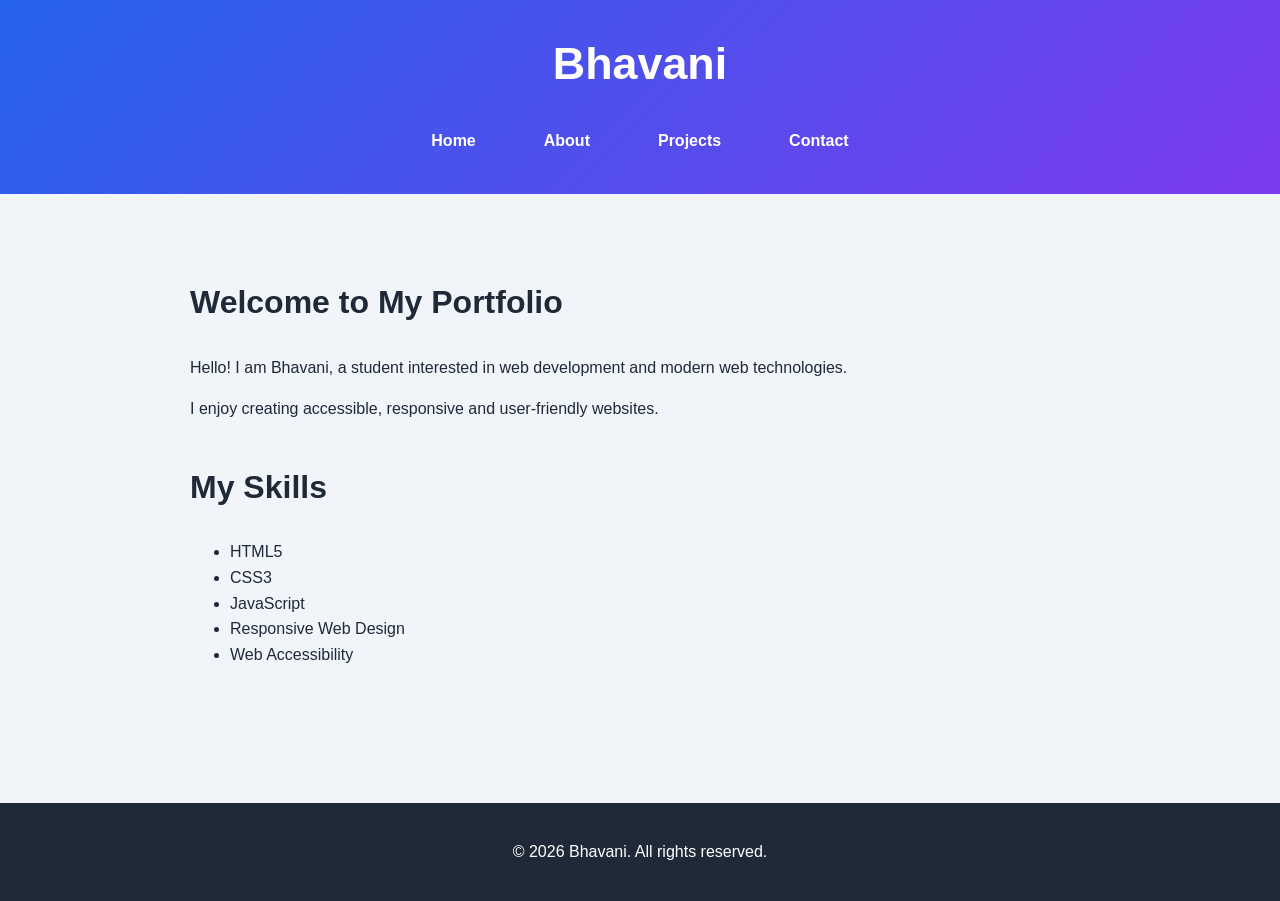
<file: index.html>
<!DOCTYPE html>
<html lang="en">

<head>
    <meta charset="UTF-8">

    <meta name="viewport"
          content="width=device-width, initial-scale=1.0">

    <meta name="description"
          content="Bhavani's personal portfolio showcasing web development skills, projects and experience.">

    <meta name="author"
          content="Bhavani">

    <title>Bhavani | Personal Portfolio</title>

    <link rel="stylesheet" href="style.css">
</head>

<body>

<header>
    <h1>Bhavani</h1>

    <nav aria-label="Main navigation">
        <ul>
            <li>
                <a href="index.html" aria-current="page">Home</a>
            </li>

            <li>
                <a href="about.html">About</a>
            </li>

            <li>
                <a href="projects.html">Projects</a>
            </li>

            <li>
                <a href="contact.html">Contact</a>
            </li>
        </ul>
    </nav>
</header>

<main>

    <section aria-labelledby="welcome-heading">

        <h2 id="welcome-heading">
            Welcome to My Portfolio
        </h2>

        <p>
            Hello! I am Bhavani, a student interested in
            web development and modern web technologies.
        </p>

        <p>
            I enjoy creating accessible, responsive and
            user-friendly websites.
        </p>

    </section>

    <section aria-labelledby="skills-heading">

        <h2 id="skills-heading">
            My Skills
        </h2>

        <ul>
            <li>HTML5</li>
            <li>CSS3</li>
            <li>JavaScript</li>
            <li>Responsive Web Design</li>
            <li>Web Accessibility</li>
        </ul>

    </section>

</main>

<footer>
    <p>
        &copy; 2026 Bhavani. All rights reserved.
    </p>
</footer>

</body>
</html>
</file>
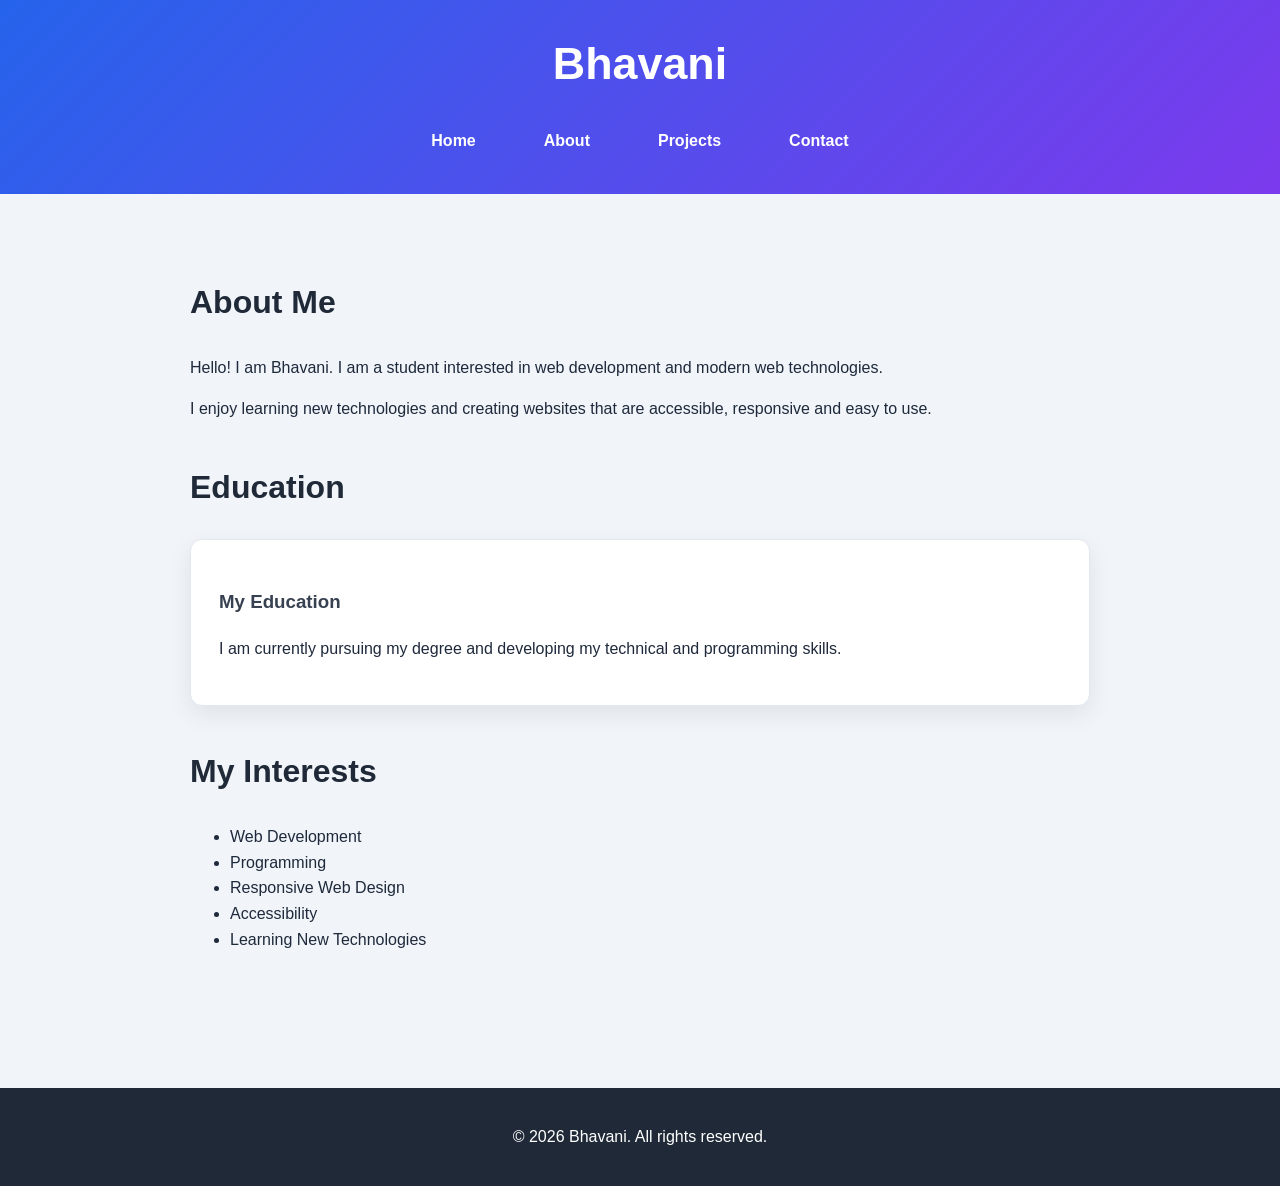
<file: about.html>
<!DOCTYPE html>
<html lang="en">

<head>
    <meta charset="UTF-8">

    <meta name="viewport"
          content="width=device-width, initial-scale=1.0">

    <meta name="description"
          content="Learn more about Bhavani, a student interested in web development and modern web technologies.">

    <meta name="author"
          content="Bhavani">

    <title>Bhavani | About Me</title>

    <link rel="stylesheet" href="style.css">
</head>

<body>

<header>
    <h1>Bhavani</h1>

    <nav aria-label="Main navigation">
        <ul>
            <li>
                <a href="index.html">Home</a>
            </li>

            <li>
                <a href="about.html" aria-current="page">
                    About
                </a>
            </li>

            <li>
                <a href="projects.html">Projects</a>
            </li>

            <li>
                <a href="contact.html">Contact</a>
            </li>
        </ul>
    </nav>
</header>

<main>

    <section aria-labelledby="about-heading">

        <h2 id="about-heading">
            About Me
        </h2>

        <p>
            Hello! I am Bhavani. I am a student interested in
            web development and modern web technologies.
        </p>

        <p>
            I enjoy learning new technologies and creating websites
            that are accessible, responsive and easy to use.
        </p>

    </section>

    <section aria-labelledby="education-heading">

        <h2 id="education-heading">
            Education
        </h2>

        <article>
            <h3>My Education</h3>

            <p>
                I am currently pursuing my degree and developing
                my technical and programming skills.
            </p>
        </article>

    </section>

    <section aria-labelledby="interests-heading">

        <h2 id="interests-heading">
            My Interests
        </h2>

        <ul>
            <li>Web Development</li>
            <li>Programming</li>
            <li>Responsive Web Design</li>
            <li>Accessibility</li>
            <li>Learning New Technologies</li>
        </ul>

    </section>

</main>

<footer>
    <p>
        &copy; 2026 Bhavani. All rights reserved.
    </p>
</footer>

</body>
</html>
</file>
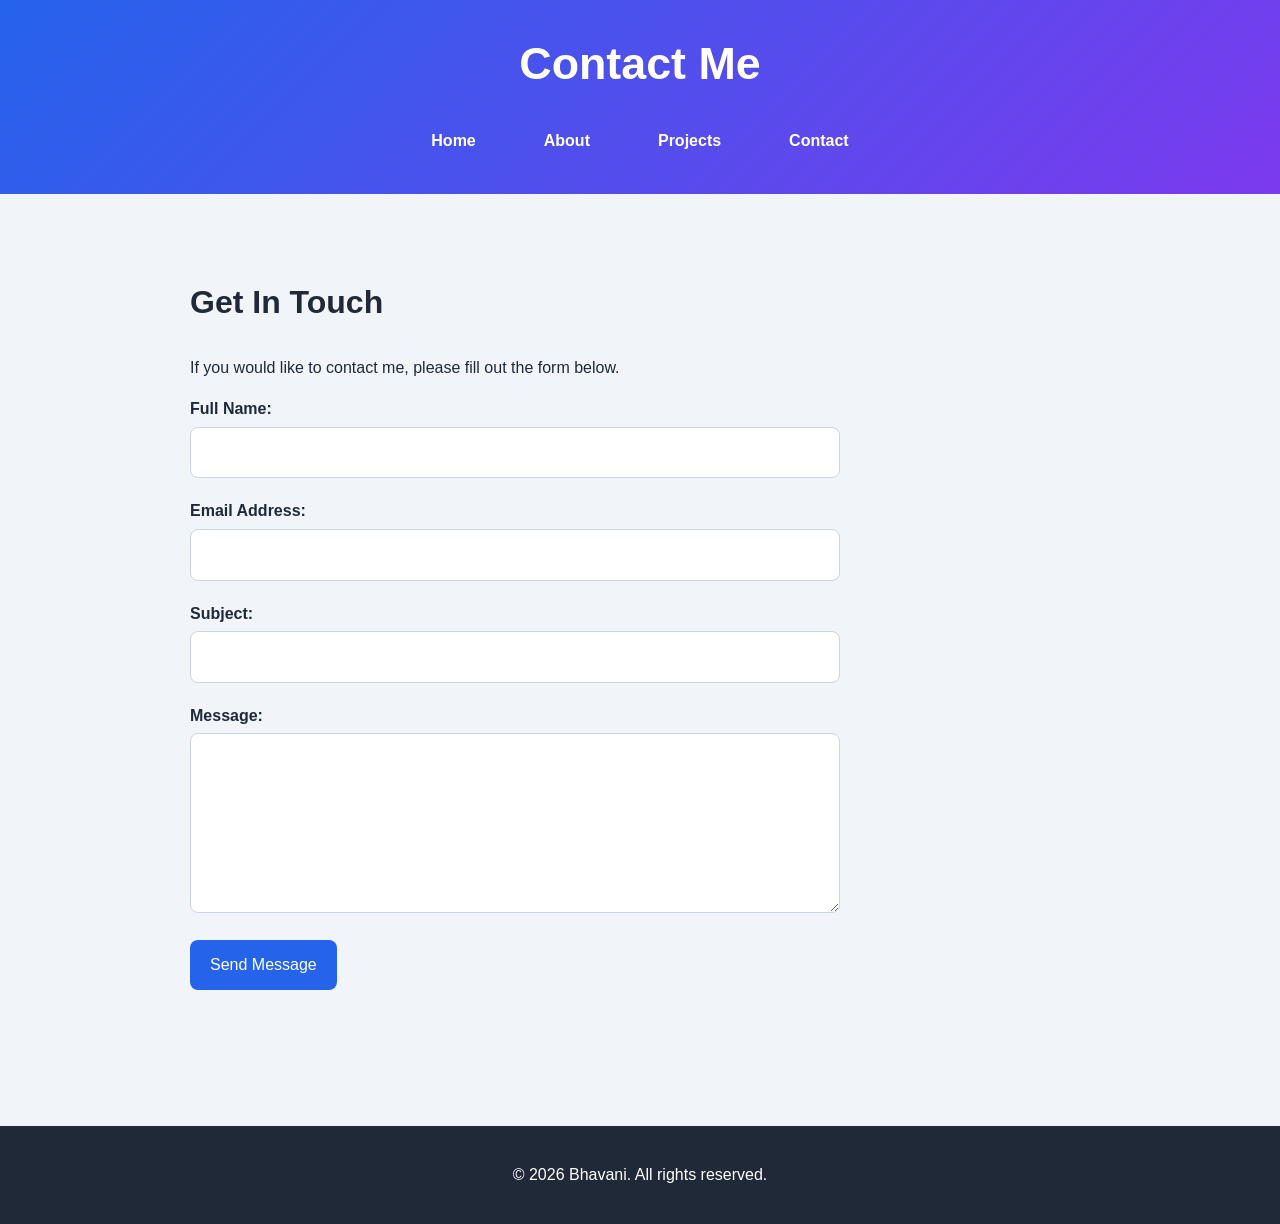
<file: contact.html>
<!DOCTYPE html>
<html lang="en">

<head>
    <meta charset="UTF-8">

    <meta name="viewport"
          content="width=device-width, initial-scale=1.0">

    <meta name="description"
          content="Contact Bhavani through the portfolio contact form.">

    <meta name="author"
          content="Bhavani">

    <title>Bhavani | Contact</title>

    <link rel="stylesheet" href="style.css">
</head>

<body>

<header>
    <h1>Contact Me</h1>

    <nav aria-label="Main navigation">
        <ul>
            <li>
                <a href="index.html">Home</a>
            </li>

            <li>
                <a href="about.html">About</a>
            </li>

            <li>
                <a href="projects.html">Projects</a>
            </li>

            <li>
                <a href="contact.html" aria-current="page">
                    Contact
                </a>
            </li>
        </ul>
    </nav>
</header>

<main>

    <section aria-labelledby="contact-heading">

        <h2 id="contact-heading">Get In Touch</h2>

        <p>
            If you would like to contact me,
            please fill out the form below.
        </p>

        <form action="#" method="post">

            <p>
                <label for="name">Full Name:</label>
                <br>

                <input
                    type="text"
                    id="name"
                    name="name"
                    autocomplete="name"
                    required>
            </p>

            <p>
                <label for="email">Email Address:</label>
                <br>

                <input
                    type="email"
                    id="email"
                    name="email"
                    autocomplete="email"
                    required>
            </p>

            <p>
                <label for="subject">Subject:</label>
                <br>

                <input
                    type="text"
                    id="subject"
                    name="subject"
                    required>
            </p>

            <p>
                <label for="message">Message:</label>
                <br>

                <textarea
                    id="message"
                    name="message"
                    rows="6"
                    cols="40"
                    required></textarea>
            </p>

            <button type="submit">
                Send Message
            </button>

        </form>

    </section>

</main>

<footer>
    <p>
        &copy; 2026 Bhavani. All rights reserved.
    </p>
</footer>

</body>
</html>
</file>
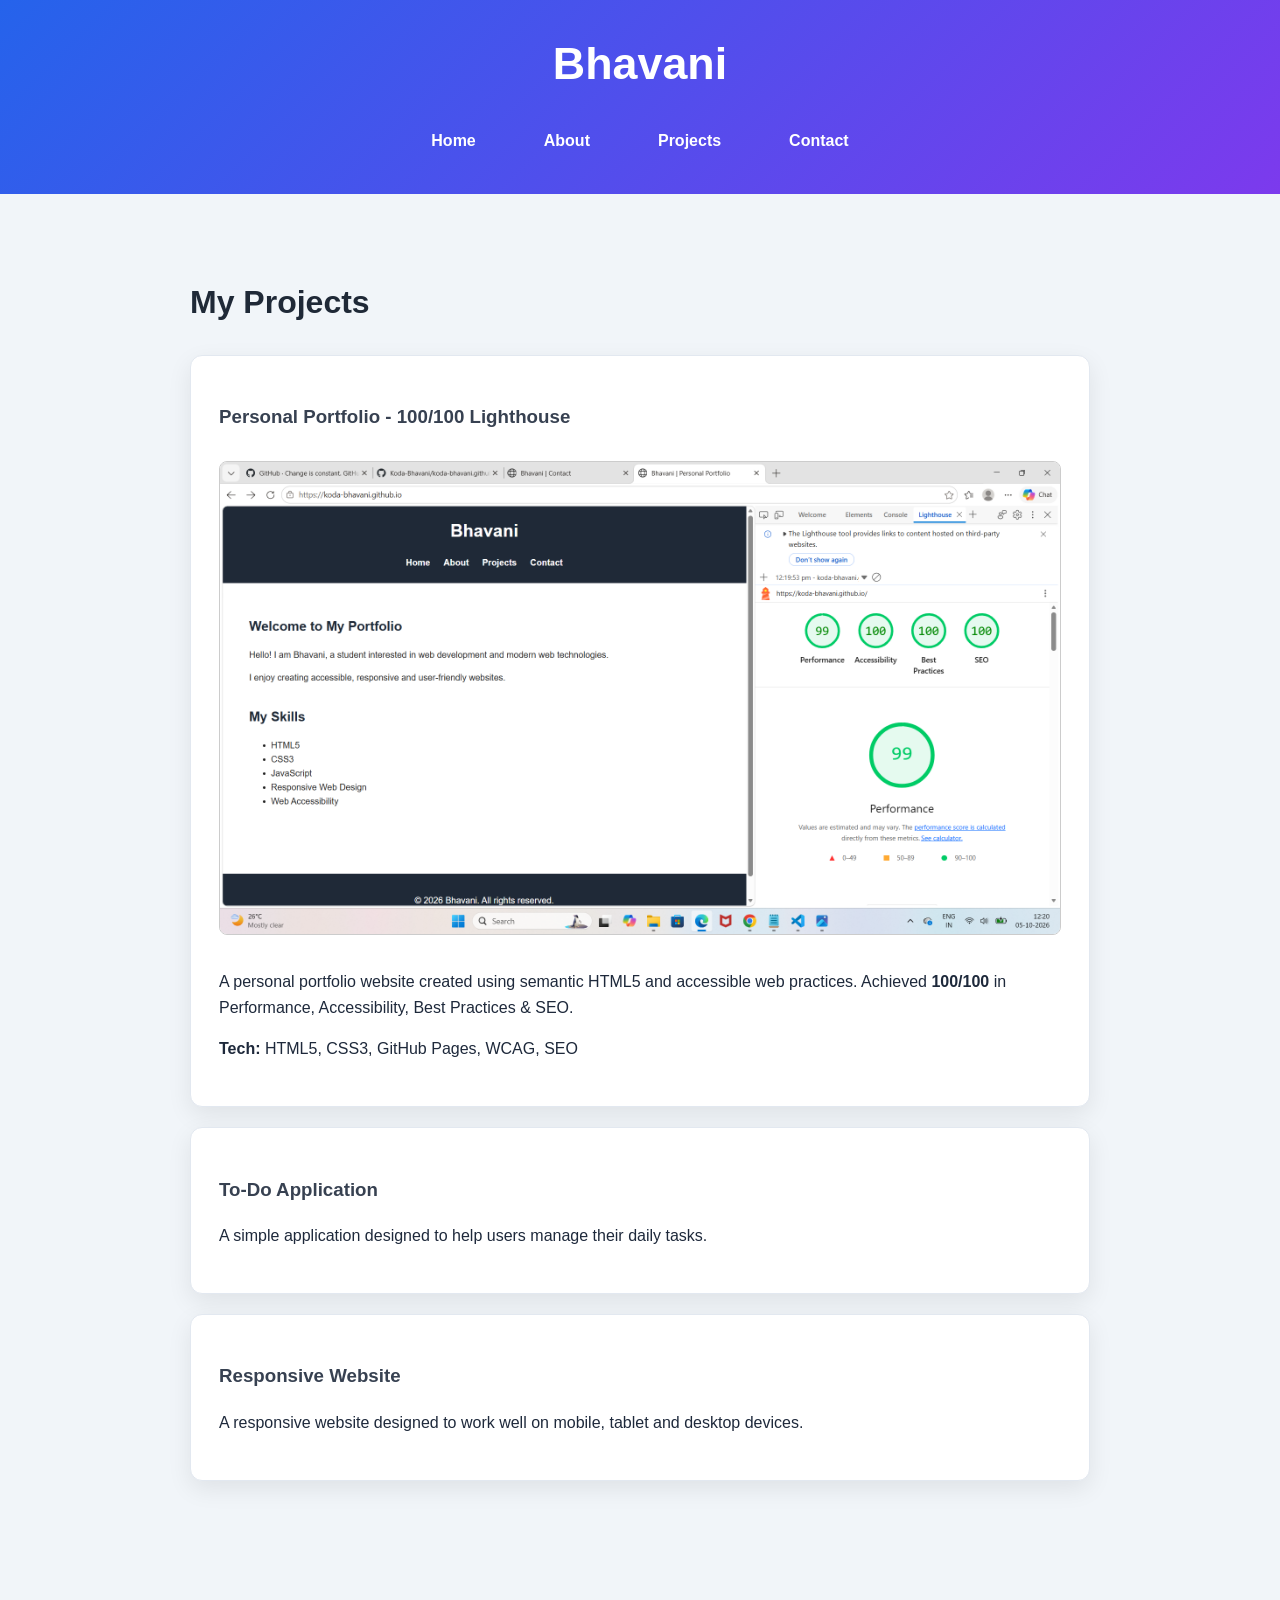
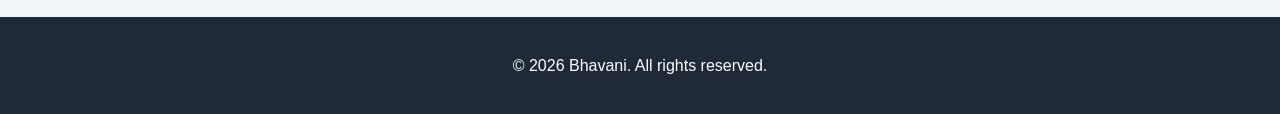
<file: projects.html>
<!DOCTYPE html>
<html lang="en">

<head>
    <meta charset="UTF-8">

    <meta name="viewport" content="width=device-width, initial-scale=1.0">

    <meta name="description"
          content="Projects created by Bhavani, including a personal portfolio, to-do application and responsive website.">

    <meta name="author"
          content="Bhavani">

    <title>Bhavani | Projects</title>

    <link rel="stylesheet" href="style.css">
</head>

<body>

<header>
    <h1>Bhavani</h1>

    <nav aria-label="Main navigation">
        <ul>
            <li>
                <a href="index.html">Home</a>
            </li>

            <li>
                <a href="about.html">About</a>
            </li>

            <li>
                <a href="projects.html" aria-current="page">
                    Projects
                </a>
            </li>

            <li>
                <a href="contact.html">Contact</a>
            </li>
        </ul>
    </nav>
</header>

<main>

    <section aria-labelledby="projects-heading">

        <h2 id="projects-heading">
            My Projects
        </h2>

        <article>
    <h3>Personal Portfolio - 100/100 Lighthouse</h3>
    <img src="Screenshot (2).png" alt="Lighthouse 100 score - Portfolio Website" style="max-width:100%; border:1px solid #ccc; border-radius:8px; margin:10px 0;">
    <p>
        A personal portfolio website created using semantic HTML5 and accessible web practices. Achieved <strong>100/100</strong> in Performance, Accessibility, Best Practices & SEO.
    </p>
    <p><strong>Tech:</strong> HTML5, CSS3, GitHub Pages, WCAG, SEO</p>
</article>
        <article>
            <h3>To-Do Application</h3>

            <p>
                A simple application designed to help users
                manage their daily tasks.
            </p>
        </article>

        <article>
            <h3>Responsive Website</h3>

            <p>
                A responsive website designed to work well
                on mobile, tablet and desktop devices.
            </p>
        </article>

    </section>

</main>

<footer>
    <p>
        &copy; 2026 Bhavani. All rights reserved.
    </p>
</footer>

</body>
</html>
</file>
<file: style.css>
/* General Styles */

* {
    box-sizing: border-box;
}

html {
    scroll-behavior: smooth;
}

body {
    margin: 0;
    font-family: Arial, sans-serif;
    line-height: 1.6;
    background-color: #ffffff;
    color: #222222;
}

/* Header */

header {
    background-color: #1f2937;
    color: #ffffff;
    padding: 20px;
    text-align: center;
}

header h1 {
    margin: 0 0 15px;
}

/* Navigation */

nav ul {
    list-style: none;
    padding: 0;
    margin: 0;
}

nav li {
    display: inline-block;
    margin: 5px 10px;
}

nav a {
    color: #ffffff;
    text-decoration: none;
    font-weight: bold;
}

nav a:hover,
nav a:focus {
    text-decoration: underline;
}

/* Main Content */

main {
    max-width: 900px;
    margin: 0 auto;
    padding: 40px 20px;
}

section {
    margin-bottom: 40px;
}

h2 {
    color: #1f2937;
}

h3 {
    color: #374151;
}

/* Project Cards */

article {
    border: 1px solid #d1d5db;
    padding: 20px;
    margin: 20px 0;
    border-radius: 8px;
    background-color: #f9fafb;
}

/* Contact Form */

form {
    max-width: 600px;
}

form p {
    margin-bottom: 20px;
}

label {
    font-weight: bold;
}

input,
textarea {
    width: 100%;
    padding: 10px;
    margin-top: 5px;
    border: 1px solid #777777;
    border-radius: 4px;
    font: inherit;
}

textarea {
    resize: vertical;
}

/* Button */

button {
    padding: 12px 20px;
    border: none;
    border-radius: 4px;
    background-color: #1f2937;
    color: #ffffff;
    font-size: 16px;
    cursor: pointer;
}

button:hover,
button:focus {
    background-color: #374151;
}

/* Keyboard Focus */

a:focus,
input:focus,
textarea:focus,
button:focus {
    outline: 3px solid #f59e0b;
    outline-offset: 2px;
}

/* Footer */

footer {
    background-color: #1f2937;
    color: #ffffff;
    text-align: center;
    padding: 20px;
    margin-top: 40px;
}

/* Mobile Responsive Design */

@media (max-width: 600px) {

    header {
        padding: 15px;
    }

    nav li {
        display: block;
        margin: 10px 0;
    }

    main {
        padding: 25px 15px;
    }

    article {
        padding: 15px;
    }
}
/* Advanced CSS3 & Responsive Architecture */

:root {
    --primary-color: #2563eb;
    --secondary-color: #7c3aed;
    --surface-color: #ffffff;
    --page-color: #f1f5f9;
    --text-color: #1e293b;
    --radius: 14px;
    --shadow: 0 8px 24px rgba(0, 0, 0, 0.08);
}

body {
    background: var(--page-color);
    color: var(--text-color);
    font-size: 16px;
}

header {
    background: linear-gradient(
        135deg,
        var(--primary-color),
        var(--secondary-color)
    );
    padding: 28px 20px;
}

nav ul {
    display: flex;
    justify-content: center;
    align-items: center;
    flex-wrap: wrap;
    gap: 12px 24px;
}

nav a {
    display: inline-block;
    padding: 8px 12px;
    border-radius: 6px;
    transition: background-color 0.2s ease;
}

nav a:hover,
nav a:focus-visible {
    background-color: rgba(255, 255, 255, 0.18);
}

main {
    width: min(1100px, 92%);
    padding: clamp(20px, 4vw, 48px) 0;
}

h2 {
    font-size: clamp(1.5rem, 3vw, 2.2rem);
}

article {
    background: var(--surface-color);
    border: 1px solid #e2e8f0;
    border-radius: var(--radius);
    padding: clamp(18px, 3vw, 28px);
    box-shadow: var(--shadow);
    transition: transform 0.2s ease, box-shadow 0.2s ease;
}

article:hover {
    transform: translateY(-3px);
    box-shadow: 0 12px 28px rgba(0, 0, 0, 0.12);
}

input,
textarea {
    border: 1px solid #cbd5e1;
    border-radius: 8px;
}

button {
    background: var(--primary-color);
    border-radius: 8px;
    transition: background-color 0.2s ease;
}

button:hover {
    background: var(--secondary-color);
}

img,
video,
iframe {
    max-width: 100%;
}

@media (min-width: 700px) {
    main {
        padding-top: 48px;
        padding-bottom: 48px;
    }
}

@media (max-width: 600px) {
    nav ul {
        flex-direction: column;
        gap: 6px;
    }

    nav li {
        margin: 2px 0;
    }

    main {
        width: 92%;
    }

    article:hover {
        transform: none;
    }
}

@media (prefers-color-scheme: dark) {
    :root {
        --surface-color: #1e293b;
        --page-color: #0f172a;
        --text-color: #f1f5f9;
    }

    article {
        border-color: #334155;
    }

    input,
    textarea {
        background: #1e293b;
        color: #f1f5f9;
        border-color: #64748b;
    }
}

@media (prefers-reduced-motion: reduce) {
    *,
    *::before,
    *::after {
        scroll-behavior: auto !important;
        transition: none !important;
    }
}
/* Advanced Responsive Architecture */

* {
    box-sizing: border-box;
}

html {
    scroll-behavior: smooth;
}

body {
    margin: 0;
    min-width: 0;
    line-height: 1.6;
    overflow-wrap: break-word;
}

img,
video,
iframe {
    max-width: 100%;
    height: auto;
}

main {
    width: min(1100px, 92%);
    margin-inline: auto;
    padding-block: clamp(24px, 5vw, 56px);
}

section {
    margin-bottom: clamp(24px, 4vw, 40px);
}

h1 {
    font-size: clamp(1.8rem, 4vw, 2.8rem);
}

h2 {
    font-size: clamp(1.4rem, 3vw, 2rem);
}

/* Flexible navigation */
nav ul {
    display: flex;
    flex-wrap: wrap;
    justify-content: center;
    align-items: center;
    gap: 12px 24px;
    padding: 0;
    list-style: none;
}

nav a {
    display: inline-block;
    padding: 8px 12px;
}

/* Responsive card layout */
.card-container,
.projects-grid {
    display: grid;
    grid-template-columns:
        repeat(auto-fit, minmax(min(100%, 260px), 1fr));
    gap: 24px;
}

article,
.card {
    min-width: 0;
    padding: clamp(16px, 3vw, 28px);
    border-radius: 12px;
    overflow-wrap: anywhere;
}

/* Responsive contact form */
form {
    width: 100%;
    max-width: 650px;
}

input,
textarea,
select,
button {
    max-width: 100%;
    font: inherit;
}

input,
textarea,
select {
    width: 100%;
    padding: 12px;
}

textarea {
    resize: vertical;
}

/* Tablet */
@media (min-width: 601px) and (max-width: 900px) {
    main {
        width: 94%;
    }

    nav ul {
        gap: 10px;
    }
}

/* Mobile */
@media (max-width: 600px) {
    main {
        width: 92%;
    }

    nav ul {
        flex-direction: column;
        gap: 6px;
    }

    nav a {
        padding: 6px 10px;
    }

    article,
    .card {
        padding: 16px;
    }

    button {
        min-height: 44px;
    }
}

/* Respect reduced motion preference */
@media (prefers-reduced-motion: reduce) {
    html {
        scroll-behavior: auto;
    }

    *,
    *::before,
    *::after {
        animation-duration: 0.01ms !important;
        transition-duration: 0.01ms !important;
    }
}
</file>
